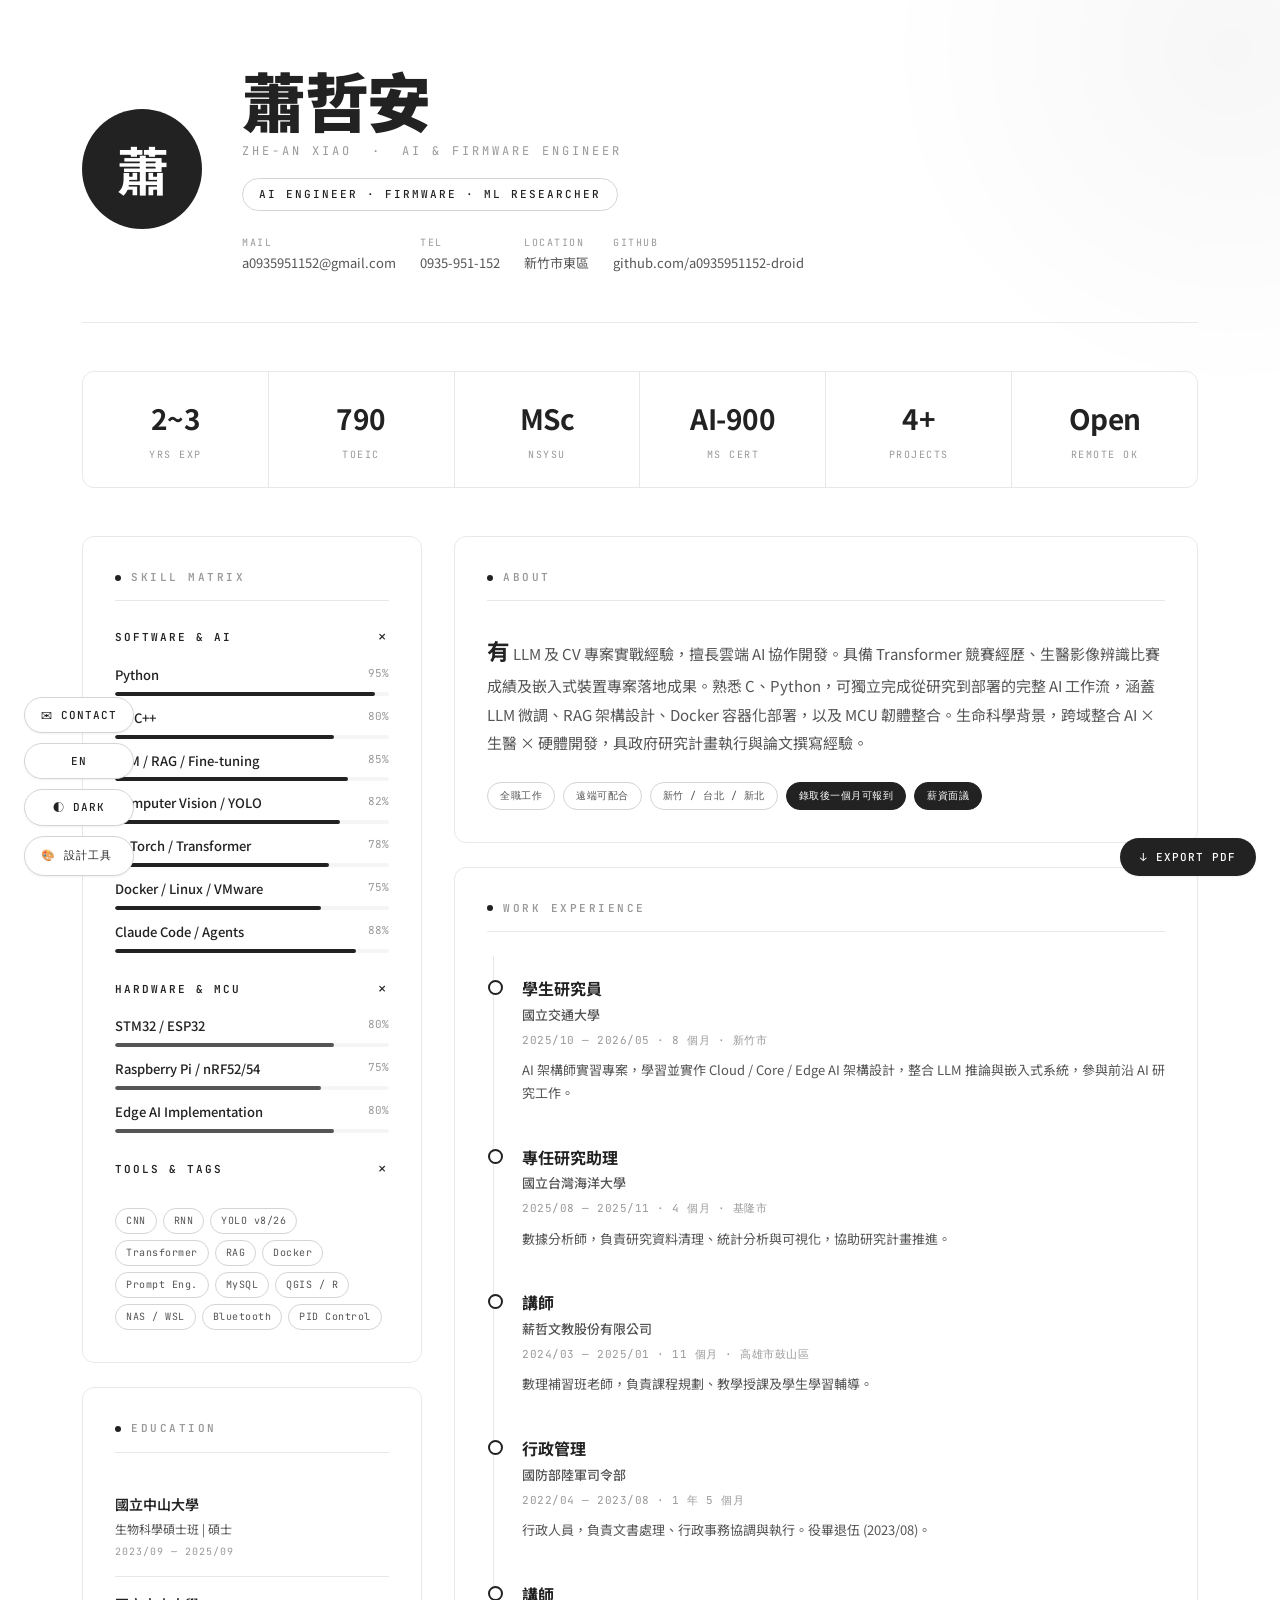
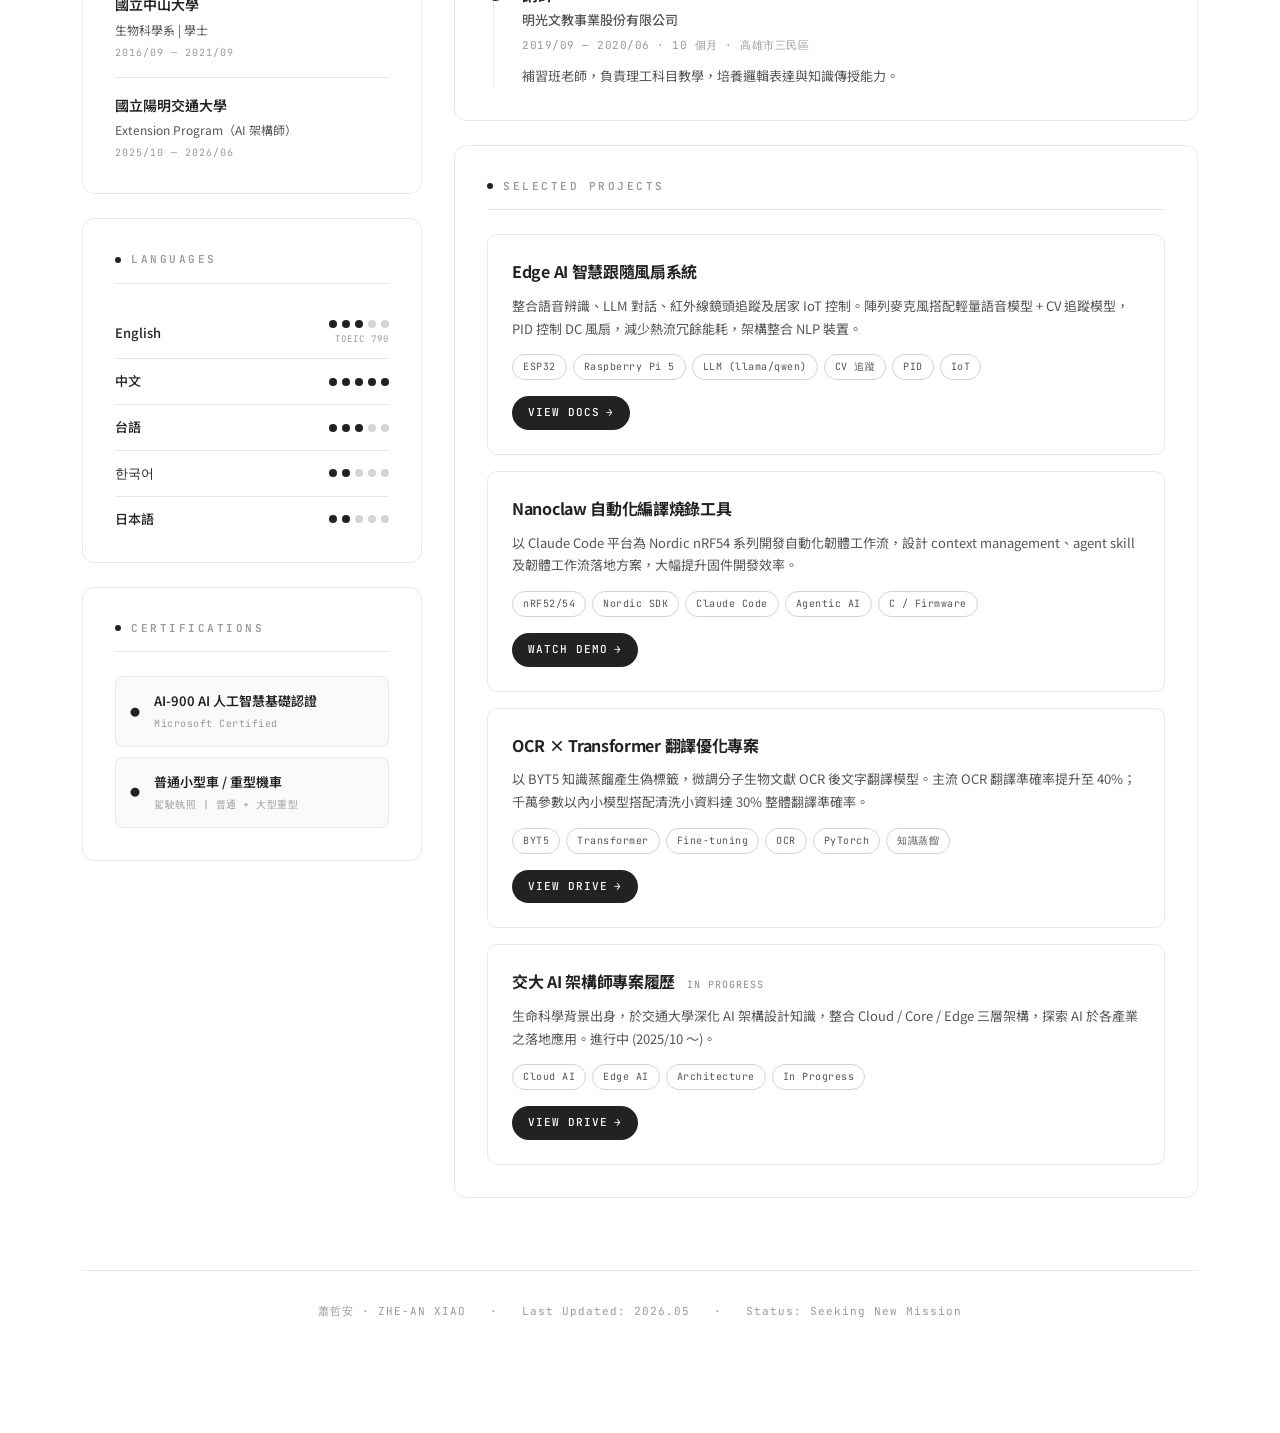
<file: index.html>
<!DOCTYPE html>
<html lang="zh-TW" id="html-root">
<head>
    <meta charset="UTF-8">
    <meta name="viewport" content="width=device-width, initial-scale=1.0">
    <title>蕭哲安 | AI & Firmware Engineer</title>

    <!-- SEO -->
    <meta name="description" id="meta-description" content="蕭哲安 (ZHE-AN XIAO) — AI & Firmware Engineer。LLM / CV / Edge AI 實戰經驗，跨域整合 AI × 生醫 × 硬體開發。新竹，遠端可配合。">
    <meta name="author" content="蕭哲安 (ZHE-AN XIAO)">
    <meta name="theme-color" content="#222222" media="(prefers-color-scheme: light)">
    <meta name="theme-color" content="#0e0e10" media="(prefers-color-scheme: dark)">
    <link rel="canonical" href="https://a0935951152-droid.github.io/0520_Claude_code_Lab/">

    <!-- Open Graph (Facebook / LinkedIn) -->
    <meta property="og:type" content="profile">
    <meta property="og:title" content="蕭哲安 | AI & Firmware Engineer">
    <meta property="og:description" content="LLM / CV / Edge AI 實戰，跨域整合 AI × 生醫 × 硬體。">
    <meta property="og:url" content="https://a0935951152-droid.github.io/0520_Claude_code_Lab/">
    <meta property="og:locale" id="og-locale" content="zh_TW">
    <meta property="og:locale:alternate" content="en_US">
    <meta property="profile:first_name" content="哲安">
    <meta property="profile:last_name" content="蕭">

    <!-- Twitter Card -->
    <meta name="twitter:card" content="summary">
    <meta name="twitter:title" content="蕭哲安 | AI & Firmware Engineer">
    <meta name="twitter:description" content="LLM / CV / Edge AI 實戰，跨域整合 AI × 生醫 × 硬體。">

    <!-- Favicon -->
    <link rel="icon" type="image/svg+xml" href="assets/favicon.svg">

    <!-- Fonts + Stylesheet -->
    <!-- preconnect 讓 fonts.gstatic.com 的 DNS/TLS 跟 fonts.googleapis.com CSS 平行跑，省 ~1.3s render-blocking -->
    <link rel="preconnect" href="https://fonts.googleapis.com">
    <link rel="preconnect" href="https://fonts.gstatic.com" crossorigin>
    <link href="https://fonts.googleapis.com/css2?family=Inter:wght@300;400;500;600;700;900&family=Noto+Sans+TC:wght@300;400;500;700;900&family=JetBrains+Mono:wght@400;500&display=swap" rel="stylesheet">
    <link rel="stylesheet" href="assets/styles.css">

    <!-- JSON-LD structured data (Google understands schema.org/Person) -->
    <script type="application/ld+json">
    {
        "@context": "https://schema.org",
        "@type": "Person",
        "name": "蕭哲安",
        "alternateName": "ZHE-AN XIAO",
        "jobTitle": "AI & Firmware Engineer",
        "url": "https://a0935951152-droid.github.io/0520_Claude_code_Lab/",
        "email": "mailto:a0935951152@gmail.com",
        "address": {
            "@type": "PostalAddress",
            "addressLocality": "Hsinchu City",
            "addressRegion": "East District",
            "addressCountry": "TW"
        },
        "sameAs": [
            "https://github.com/a0935951152-droid"
        ],
        "alumniOf": [
            { "@type": "CollegeOrUniversity", "name": "National Sun Yat-sen University" },
            { "@type": "CollegeOrUniversity", "name": "National Yang Ming Chiao Tung University" }
        ],
        "hasCredential": [
            {
                "@type": "EducationalOccupationalCredential",
                "name": "AI-900 Azure AI Fundamentals",
                "credentialCategory": "certification",
                "recognizedBy": { "@type": "Organization", "name": "Microsoft" }
            }
        ],
        "knowsAbout": [
            "Large Language Models", "Computer Vision", "Edge AI",
            "Embedded Systems", "Firmware Development",
            "Python", "C", "C++", "PyTorch", "Transformer", "RAG",
            "Docker", "MCU", "STM32", "ESP32", "Nordic nRF54"
        ],
        "knowsLanguage": ["zh-TW", "en", "ko", "ja"]
    }
    </script>
</head>
<body>
<div class="container">

    <!-- HEADER -->
    <header class="header">
        <div class="header-inner">
            <div class="avatar-circle">蕭</div>
            <div class="header-info">
                <div class="name-glitch" data-text="蕭哲安">蕭哲安</div>
                <div class="eng-name">ZHE-AN XIAO &nbsp;·&nbsp; AI &amp; FIRMWARE ENGINEER</div>
                <div class="title-tag">AI ENGINEER · FIRMWARE · ML RESEARCHER</div>
                <div class="contact-row">
                    <a class="contact-item" href="mailto:a0935951152@gmail.com">
                        <span class="lbl">Mail</span>a0935951152@gmail.com
                    </a>
                    <div class="contact-item"><span class="lbl">Tel</span>0935-951-152</div>
                    <div class="contact-item"><span class="lbl">Location</span><span data-i18n="contact_loc">新竹市東區</span></div>
                    <a class="contact-item" href="https://github.com/a0935951152-droid" target="_blank" rel="noopener">
                        <span class="lbl">GitHub</span>github.com/a0935951152-droid
                    </a>
                </div>
            </div>
        </div>
    </header>

    <!-- STATS BAR -->
    <div class="stats-bar">
        <div class="stat-block"><div class="stat-num">2~3</div><div class="stat-label">Yrs Exp</div></div>
        <div class="stat-block"><div class="stat-num">790</div><div class="stat-label">Toeic</div></div>
        <div class="stat-block"><div class="stat-num">MSc</div><div class="stat-label">NSYSU</div></div>
        <div class="stat-block"><div class="stat-num">AI-900</div><div class="stat-label">MS Cert</div></div>
        <div class="stat-block"><div class="stat-num">4+</div><div class="stat-label">Projects</div></div>
        <div class="stat-block"><div class="stat-num">Open</div><div class="stat-label">Remote OK</div></div>
    </div>

    <!-- MAIN GRID -->
    <div class="main-grid">

        <!-- ── LEFT COLUMN ── -->
        <div>

            <!-- SKILLS -->
            <div class="panel">
                <div class="panel-title">Skill Matrix</div>

                <div class="skill-group">
                    <div class="skill-group-title" data-i18n="sg_sw">Software &amp; AI</div>
                    <div class="skill-content">
                        <div class="skill-bar"><div class="skill-name"><span>Python</span><span>95%</span></div><div class="skill-track"><div class="skill-fill" style="--w:95%"></div></div></div>
                        <div class="skill-bar"><div class="skill-name"><span>C / C++</span><span>80%</span></div><div class="skill-track"><div class="skill-fill" style="--w:80%"></div></div></div>
                        <div class="skill-bar"><div class="skill-name"><span>LLM / RAG / Fine-tuning</span><span>85%</span></div><div class="skill-track"><div class="skill-fill" style="--w:85%"></div></div></div>
                        <div class="skill-bar"><div class="skill-name"><span>Computer Vision / YOLO</span><span>82%</span></div><div class="skill-track"><div class="skill-fill" style="--w:82%"></div></div></div>
                        <div class="skill-bar"><div class="skill-name"><span>PyTorch / Transformer</span><span>78%</span></div><div class="skill-track"><div class="skill-fill" style="--w:78%"></div></div></div>
                        <div class="skill-bar"><div class="skill-name"><span>Docker / Linux / VMware</span><span>75%</span></div><div class="skill-track"><div class="skill-fill" style="--w:75%"></div></div></div>
                        <div class="skill-bar"><div class="skill-name"><span>Claude Code / Agents</span><span>88%</span></div><div class="skill-track"><div class="skill-fill" style="--w:88%"></div></div></div>
                    </div>
                </div>

                <div class="skill-group">
                    <div class="skill-group-title" data-i18n="sg_hw">Hardware &amp; MCU</div>
                    <div class="skill-content">
                        <div class="skill-bar"><div class="skill-name"><span>STM32 / ESP32</span><span>80%</span></div><div class="skill-track"><div class="skill-fill hw" style="--w:80%"></div></div></div>
                        <div class="skill-bar"><div class="skill-name"><span>Raspberry Pi / nRF52/54</span><span>75%</span></div><div class="skill-track"><div class="skill-fill hw" style="--w:75%"></div></div></div>
                        <div class="skill-bar"><div class="skill-name"><span>Edge AI Implementation</span><span>80%</span></div><div class="skill-track"><div class="skill-fill hw" style="--w:80%"></div></div></div>
                    </div>
                </div>

                <div class="skill-group">
                    <div class="skill-group-title" data-i18n="sg_tools">Tools &amp; Tags</div>
                    <div class="skill-content">
                        <div class="skill-tags">
                            <span class="skill-tag">CNN</span>
                            <span class="skill-tag">RNN</span>
                            <span class="skill-tag">YOLO v8/26</span>
                            <span class="skill-tag">Transformer</span>
                            <span class="skill-tag">RAG</span>
                            <span class="skill-tag">Docker</span>
                            <span class="skill-tag">Prompt Eng.</span>
                            <span class="skill-tag">MySQL</span>
                            <span class="skill-tag">QGIS / R</span>
                            <span class="skill-tag">NAS / WSL</span>
                            <span class="skill-tag">Bluetooth</span>
                            <span class="skill-tag">PID Control</span>
                        </div>
                    </div>
                </div>
            </div>

            <!-- EDUCATION -->
            <div class="panel">
                <div class="panel-title">Education</div>
                <div class="edu-item">
                    <div class="edu-school" data-i18n="edu1_school">國立中山大學</div>
                    <div class="edu-dept" data-i18n="edu1_dept">生物科學碩士班 | 碩士</div>
                    <div class="edu-date" data-i18n="edu1_date">2023/09 — 2025/09</div>
                </div>
                <div class="edu-item">
                    <div class="edu-school" data-i18n="edu2_school">國立中山大學</div>
                    <div class="edu-dept" data-i18n="edu2_dept">生物科學系 | 學士</div>
                    <div class="edu-date" data-i18n="edu2_date">2016/09 — 2021/09</div>
                </div>
                <div class="edu-item">
                    <div class="edu-school" data-i18n="edu3_school">國立陽明交通大學</div>
                    <div class="edu-dept" data-i18n="edu3_dept">Extension Program（AI 架構師）</div>
                    <div class="edu-date" data-i18n="edu3_date">2025/10 — 2026/06</div>
                </div>
            </div>

            <!-- LANGUAGE -->
            <div class="panel">
                <div class="panel-title">Languages</div>
                <div class="lang-item">
                    <span class="lang-name">English</span>
                    <div class="lang-col">
                        <div class="lang-dots"><div class="dot on"></div><div class="dot on"></div><div class="dot on"></div><div class="dot"></div><div class="dot"></div></div>
                        <span class="lang-note">TOEIC 790</span>
                    </div>
                </div>
                <div class="lang-item"><span class="lang-name">中文</span><div class="lang-dots"><div class="dot on"></div><div class="dot on"></div><div class="dot on"></div><div class="dot on"></div><div class="dot on"></div></div></div>
                <div class="lang-item"><span class="lang-name">台語</span><div class="lang-dots"><div class="dot on"></div><div class="dot on"></div><div class="dot on"></div><div class="dot"></div><div class="dot"></div></div></div>
                <div class="lang-item"><span class="lang-name">한국어</span><div class="lang-dots"><div class="dot on"></div><div class="dot on"></div><div class="dot"></div><div class="dot"></div><div class="dot"></div></div></div>
                <div class="lang-item"><span class="lang-name">日本語</span><div class="lang-dots"><div class="dot on"></div><div class="dot on"></div><div class="dot"></div><div class="dot"></div><div class="dot"></div></div></div>
            </div>

            <!-- CERTIFICATIONS -->
            <div class="panel">
                <div class="panel-title">Certifications</div>
                <div class="cert-item">
                    <div class="cert-icon">●</div>
                    <div>
                        <div class="cert-name" data-i18n="cert1_name">AI-900 AI 人工智慧基礎認證</div>
                        <div class="cert-org" data-i18n="cert1_org">Microsoft Certified</div>
                    </div>
                </div>
                <div class="cert-item">
                    <div class="cert-icon">●</div>
                    <div>
                        <div class="cert-name" data-i18n="cert2_name">普通小型車 / 重型機車</div>
                        <div class="cert-org" data-i18n="cert2_org">駕駛執照 | 普通 + 大型重型</div>
                    </div>
                </div>
            </div>

        </div>

        <!-- ── RIGHT COLUMN ── -->
        <div>

            <!-- SYSTEM PROFILE -->
            <div class="panel">
                <div class="panel-title">About</div>
                <p class="summary-text" data-i18n="summary">有 LLM 及 CV 專案實戰經驗，擅長雲端 AI 協作開發。具備 Transformer 競賽經歷、生醫影像辨識比賽成績及嵌入式裝置專案落地成果。熟悉 C、Python，可獨立完成從研究到部署的完整 AI 工作流，涵蓋 LLM 微調、RAG 架構設計、Docker 容器化部署，以及 MCU 韌體整合。生命科學背景，跨域整合 AI × 生醫 × 硬體開發，具政府研究計畫執行與論文撰寫經驗。</p>
                <div class="badge-row">
                    <span class="badge" data-i18n="badge_fulltime">全職工作</span>
                    <span class="badge" data-i18n="badge_remote">遠端可配合</span>
                    <span class="badge" data-i18n="badge_loc">新竹 / 台北 / 新北</span>
                    <span class="badge y" data-i18n="badge_notice">錄取後一個月可報到</span>
                    <span class="badge y" data-i18n="badge_salary">薪資面議</span>
                </div>
            </div>

            <!-- WORK EXPERIENCE -->
            <div class="panel">
                <div class="panel-title">Work Experience</div>

                <div class="exp-item">
                    <div class="exp-title" data-i18n="exp1_title">學生研究員</div>
                    <div class="exp-company" data-i18n="exp1_company">國立交通大學</div>
                    <div class="exp-date" data-i18n="exp1_date">2025/10 — 2026/05  ·  8 個月  ·  新竹市</div>
                    <div class="exp-desc" data-i18n="exp1_desc">AI 架構師實習專案，學習並實作 Cloud / Core / Edge AI 架構設計，整合 LLM 推論與嵌入式系統，參與前沿 AI 研究工作。</div>
                </div>

                <div class="exp-item">
                    <div class="exp-title" data-i18n="exp2_title">專任研究助理</div>
                    <div class="exp-company" data-i18n="exp2_company">國立台灣海洋大學</div>
                    <div class="exp-date" data-i18n="exp2_date">2025/08 — 2025/11  ·  4 個月  ·  基隆市</div>
                    <div class="exp-desc" data-i18n="exp2_desc">數據分析師，負責研究資料清理、統計分析與可視化，協助研究計畫推進。</div>
                </div>

                <div class="exp-item">
                    <div class="exp-title" data-i18n="exp3_title">講師</div>
                    <div class="exp-company" data-i18n="exp3_company">薪哲文教股份有限公司</div>
                    <div class="exp-date" data-i18n="exp3_date">2024/03 — 2025/01  ·  11 個月  ·  高雄市鼓山區</div>
                    <div class="exp-desc" data-i18n="exp3_desc">數理補習班老師，負責課程規劃、教學授課及學生學習輔導。</div>
                </div>

                <div class="exp-item">
                    <div class="exp-title" data-i18n="exp4_title">行政管理</div>
                    <div class="exp-company" data-i18n="exp4_company">國防部陸軍司令部</div>
                    <div class="exp-date" data-i18n="exp4_date">2022/04 — 2023/08  ·  1 年 5 個月</div>
                    <div class="exp-desc" data-i18n="exp4_desc">行政人員，負責文書處理、行政事務協調與執行。役畢退伍 (2023/08)。</div>
                </div>

                <div class="exp-item">
                    <div class="exp-title" data-i18n="exp5_title">講師</div>
                    <div class="exp-company" data-i18n="exp5_company">明光文教事業股份有限公司</div>
                    <div class="exp-date" data-i18n="exp5_date">2019/09 — 2020/06  ·  10 個月  ·  高雄市三民區</div>
                    <div class="exp-desc" data-i18n="exp5_desc">補習班老師，負責理工科目教學，培養邏輯表達與知識傳授能力。</div>
                </div>
            </div>

            <!-- PROJECTS -->
            <div class="panel">
                <div class="panel-title">Selected Projects</div>

                <div class="project-item">
                    <div class="project-name" data-i18n="proj1_name">Edge AI 智慧跟隨風扇系統</div>
                    <div class="project-desc" data-i18n="proj1_desc">整合語音辨識、LLM 對話、紅外線鏡頭追蹤及居家 IoT 控制。陣列麥克風搭配輕量語音模型 + CV 追蹤模型，PID 控制 DC 風扇，減少熱流冗餘能耗，架構整合 NLP 裝置。</div>
                    <div class="skill-tags" style="margin-top:14px">
                        <span class="skill-tag">ESP32</span><span class="skill-tag">Raspberry Pi 5</span><span class="skill-tag">LLM (llama/qwen)</span><span class="skill-tag">CV 追蹤</span><span class="skill-tag">PID</span><span class="skill-tag">IoT</span>
                    </div>
                    <a class="proj-btn" href="https://docs.google.com/document/d/1JvKEiwZu58XSDgcmFgQtnCNYhsKCS4BXV0aUHWvVqfQ/edit?usp=sharing" target="_blank" rel="noopener">View Docs</a>
                </div>

                <div class="project-item">
                    <div class="project-name" data-i18n="proj2_name">Nanoclaw 自動化編譯燒錄工具</div>
                    <div class="project-desc" data-i18n="proj2_desc">以 Claude Code 平台為 Nordic nRF54 系列開發自動化韌體工作流，設計 context management、agent skill 及韌體工作流落地方案，大幅提升固件開發效率。</div>
                    <div class="skill-tags" style="margin-top:14px">
                        <span class="skill-tag">nRF52/54</span><span class="skill-tag">Nordic SDK</span><span class="skill-tag">Claude Code</span><span class="skill-tag">Agentic AI</span><span class="skill-tag">C / Firmware</span>
                    </div>
                    <a class="proj-btn" href="https://www.youtube.com/watch?si=GWQhakzTJZB3ECQC&v=q3xqWqy11ho&feature=youtu.be" target="_blank" rel="noopener">Watch Demo</a>
                </div>

                <div class="project-item">
                    <div class="project-name" data-i18n="proj3_name">OCR × Transformer 翻譯優化專案</div>
                    <div class="project-desc" data-i18n="proj3_desc">以 BYT5 知識蒸餾產生偽標籤，微調分子生物文獻 OCR 後文字翻譯模型。主流 OCR 翻譯準確率提升至 40%；千萬參數以內小模型搭配清洗小資料達 30% 整體翻譯準確率。</div>
                    <div class="skill-tags" style="margin-top:14px">
                        <span class="skill-tag">BYT5</span><span class="skill-tag">Transformer</span><span class="skill-tag">Fine-tuning</span><span class="skill-tag">OCR</span><span class="skill-tag">PyTorch</span><span class="skill-tag">知識蒸餾</span>
                    </div>
                    <a class="proj-btn" href="https://drive.google.com/drive/folders/17lfCUG3l4pKyeh4Tiow0iKpoI6pt31J9?usp=drive_link" target="_blank" rel="noopener">View Drive</a>
                </div>

                <div class="project-item">
                    <div class="project-name" data-i18n="proj4_name">交大 AI 架構師專案履歷 <span style="font-family:var(--mono);font-size:10px;color:var(--text-muted);font-weight:500;letter-spacing:1px;margin-left:8px">IN PROGRESS</span></div>
                    <div class="project-desc" data-i18n="proj4_desc">生命科學背景出身，於交通大學深化 AI 架構設計知識，整合 Cloud / Core / Edge 三層架構，探索 AI 於各產業之落地應用。進行中 (2025/10 ～)。</div>
                    <div class="skill-tags" style="margin-top:14px">
                        <span class="skill-tag">Cloud AI</span><span class="skill-tag">Edge AI</span><span class="skill-tag">Architecture</span><span class="skill-tag">In Progress</span>
                    </div>
                    <a class="proj-btn" href="https://drive.google.com/file/d/19aE9BpgaeGVXs9VHT1B1IDvQBwjYg0N0/view" target="_blank" rel="noopener">View Drive</a>
                </div>

            </div>

        </div>
    </div>

    <!-- FOOTER -->
    <div class="footer">
        <span data-i18n="footer_name">蕭哲安 · ZHE-AN XIAO</span>
        <span>·</span>
        <span>Last Updated: 2026.05</span>
        <span>·</span>
        <span data-i18n="footer_status">Status: Seeking New Mission</span>
    </div>

</div>

<!-- CONTROL BUTTONS (bottom-left) -->
<div class="ctrl-btns">
    <button class="ctrl-btn" id="contact-btn" onclick="openContact()">✉ Contact</button>
    <button class="ctrl-btn" id="lang-btn">EN</button>
    <button class="ctrl-btn" id="mode-btn">◐ Dark</button>
    <a class="ctrl-btn" href="tools/studio.html" target="_blank" rel="noopener" style="text-decoration:none; color:inherit;" title="Open Design Studio">🎨 <span data-i18n="studio_btn">Studio</span></a>
</div>

<!-- EXPORT PDF BUTTON -->
<button class="export-btn" onclick="window.print()">↓ Export PDF</button>

<!-- CONTACT MODAL -->
<div class="modal-overlay" id="contact-modal" onclick="handleOverlayClick(event)">
    <div class="modal-box">
        <button class="modal-close" onclick="closeContact()">×</button>
        <div class="modal-title">Send a Message</div>
        <div class="modal-subtitle">無聲勝有聲 — Let your message speak</div>
        <form onsubmit="submitContact(event)">
            <!-- honeypot: 隱藏欄位防 spam bot；真人看不到也選不到 -->
            <input type="text" name="website" id="cf-website" tabindex="-1" autocomplete="off" aria-hidden="true" style="position:absolute; left:-9999px; opacity:0; height:0; width:0; pointer-events:none;">
            <div class="cf-group">
                <label class="cf-label" for="cf-name">Name</label>
                <input class="cf-input" id="cf-name" type="text" required placeholder="你的名字 / Your name" maxlength="100">
            </div>
            <div class="cf-group">
                <label class="cf-label" for="cf-email">Email</label>
                <input class="cf-input" id="cf-email" type="email" required placeholder="your@email.com" maxlength="200">
            </div>
            <div class="cf-group">
                <label class="cf-label" for="cf-msg">Message</label>
                <textarea class="cf-input" id="cf-msg" required placeholder="留言 / Message..." minlength="5" maxlength="5000"></textarea>
            </div>
            <button type="submit" class="cf-submit">Send Message</button>
            <div class="cf-status" id="cf-status"></div>
        </form>
    </div>
</div>

<script src="assets/config.js"></script>
<script src="assets/scripts.js"></script>
</body>
</html>
</file>
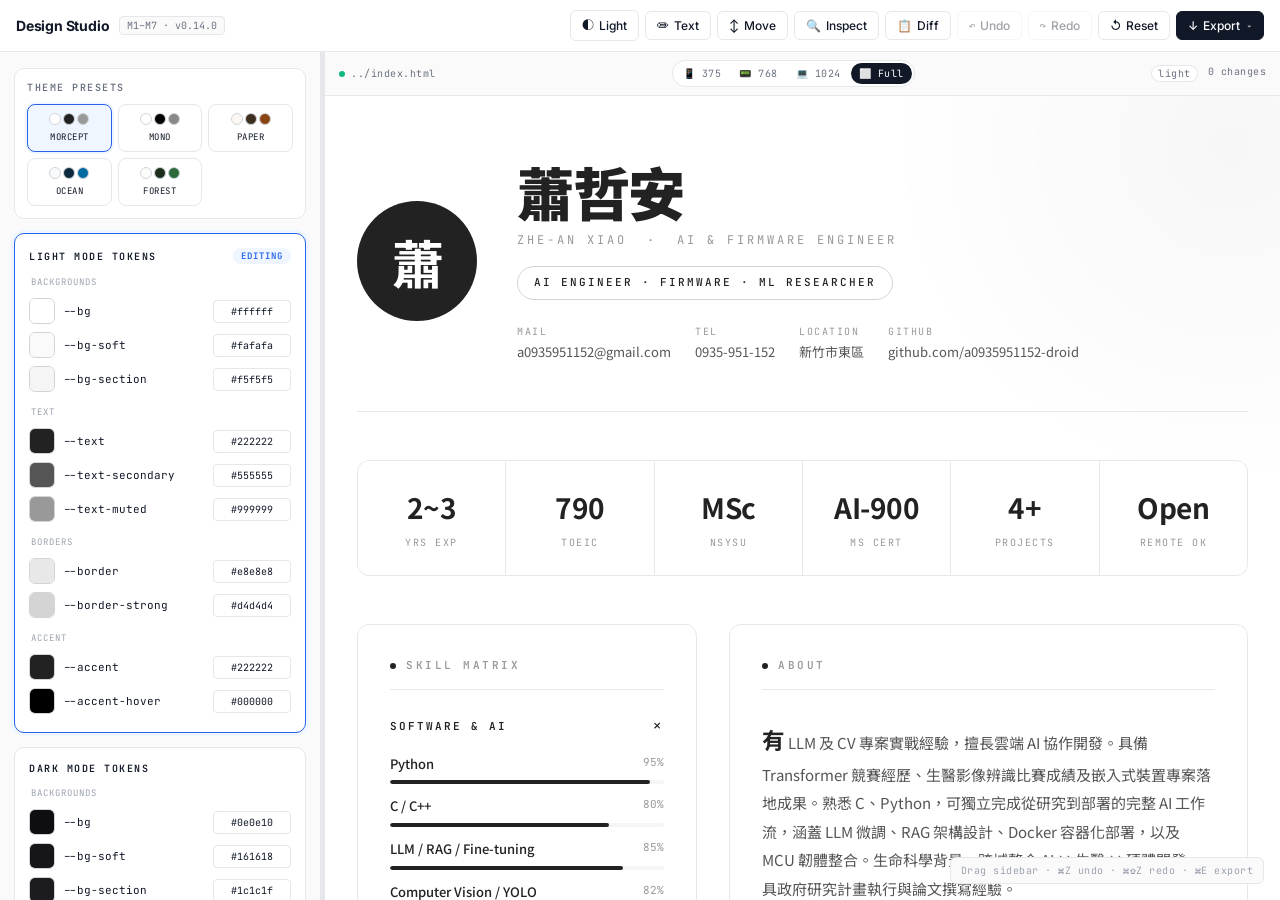
<file: tools/studio.html>
<!DOCTYPE html>
<html lang="zh-TW">
<head>
    <meta charset="UTF-8">
    <meta name="viewport" content="width=device-width, initial-scale=1.0">
    <title>Design Studio · 0520 Resume</title>
    <link href="https://fonts.googleapis.com/css2?family=Inter:wght@400;500;600;700&family=JetBrains+Mono:wght@400;500&display=swap" rel="stylesheet">
    <link rel="stylesheet" href="studio.css">
</head>
<body>

<header>
    <div class="brand">
        <div class="brand-name">Design Studio</div>
        <div class="brand-tag">M1–M7 · v0.14.0</div>
    </div>
    <div class="actions">
        <button class="btn" id="mode-toggle"><span>◐</span><span class="lbl">Light</span></button>
        <button class="btn toggle" id="text-edit-toggle"><span>✏</span><span class="lbl">Text</span></button>
        <button class="btn toggle" id="move-toggle"><span>↕</span><span class="lbl">Move</span></button>
        <button class="btn toggle" id="inspect-toggle" title="點選元件編輯個別 style (M3)"><span>🔍</span><span class="lbl">Inspect</span></button>
        <button class="btn" id="diff-btn" title="檢視 patch diff (M6)"><span>📋</span><span class="lbl">Diff</span></button>
        <button class="btn" id="undo-btn" disabled title="Undo (⌘Z)"><span>↶</span><span class="lbl">Undo</span></button>
        <button class="btn" id="redo-btn" disabled title="Redo (⌘⇧Z)"><span>↷</span><span class="lbl">Redo</span></button>
        <button class="btn" id="reset-btn"><span>↺</span><span class="lbl">Reset</span></button>
        <div class="dropdown">
            <button class="btn primary" id="export-btn"><span>↓</span><span class="lbl">Export</span><span class="caret">▾</span></button>
            <div class="dropdown-menu" id="export-menu">
                <button data-export="patch">
                    <div class="dd-title">Patch JSON</div>
                    <div class="dd-desc">給 Claude Code 合併用（推薦）</div>
                </button>
                <button data-export="css">
                    <div class="dd-title">tokens.css</div>
                    <div class="dd-desc">純 CSS 變數區塊</div>
                </button>
                <button data-export="html">
                    <div class="dd-title">Full HTML (self-contained)</div>
                    <div class="dd-desc">完整單檔（CSS/JS inline，可離線開）</div>
                </button>
            </div>
        </div>
    </div>
</header>

<main>
    <aside>
        <!-- THEME PRESETS -->
        <div class="presets-section">
            <div class="section-title">Theme Presets</div>
            <div class="preset-grid" id="preset-grid"></div>
        </div>

        <!-- MODE INFO HINTS -->
        <div class="mode-info" id="info-text">
            <strong>✏ Text Edit Mode</strong><br>
            點擊履歷上任何文字直接編輯。完成後點別處離開（自動儲存）。<br>
            <kbd>Esc</kbd> 退出　·　<kbd>⌘Z</kbd> 還原
        </div>
        <div class="mode-info" id="info-move">
            <strong>↕ Move Mode</strong><br>
            拖曳項目重新排序，懸停時右上 <strong>✕</strong> 刪除。<br>
            <strong>面板</strong>可整塊拖曳（左右欄互換、上下重排）— 拖標題即可。<br>
            <kbd>Esc</kbd> 退出　·　<kbd>⌘Z</kbd> 還原
        </div>
        <div class="mode-info" id="info-inspect">
            <strong>🔍 Element Inspector</strong><br>
            點 iframe 內任何元素 → 右側面板編輯個別 style（color / padding / border-radius 等）。<br>
            <kbd>Esc</kbd> 退出
        </div>

        <!-- LIGHT TOKENS -->
        <div class="mode-section" id="section-light">
            <div class="mode-title">
                <span>Light Mode Tokens</span>
                <span class="pill" id="light-pill">EDITING</span>
            </div>
            <div id="light-tokens"></div>
        </div>

        <!-- DARK TOKENS -->
        <div class="mode-section" id="section-dark">
            <div class="mode-title">
                <span>Dark Mode Tokens</span>
                <span class="pill" id="dark-pill" style="display:none">EDITING</span>
            </div>
            <div id="dark-tokens"></div>
        </div>

        <!-- M2 GEOMETRY & TYPE -->
        <div class="mode-section">
            <div class="mode-title"><span>Geometry &amp; Type</span></div>
            <div id="geometry-section"></div>
        </div>

        <!-- M3 INSPECTOR -->
        <div class="mode-section inspector-section" id="inspector-section">
            <div class="mode-title"><span>Element Inspector</span></div>
            <div id="inspector-content"></div>
        </div>
    </aside>

    <div class="resize-handle" id="resize-handle" title="拖曳調整側欄寬度"></div>

    <div class="preview-area">
        <div class="preview-bar">
            <div class="path">
                <div class="dot"></div>
                <span>../index.html</span>
            </div>
            <div class="viewport-selector" id="viewport-selector">
                <button data-vw="375" title="Mobile · 375px">📱 375</button>
                <button data-vw="768" title="Tablet · 768px">📟 768</button>
                <button data-vw="1024" title="Laptop · 1024px">💻 1024</button>
                <button data-vw="auto" class="active" title="Full Width">⬜ Full</button>
            </div>
            <div class="meta">
                <span class="mode-badge" id="meta-mode">light</span>
                <span class="changes-badge" id="meta-changes">0 changes</span>
            </div>
        </div>
        <div class="preview-frame-wrap" id="preview-wrap">
            <iframe id="preview" src="../index.html"></iframe>
        </div>
    </div>
</main>

<div class="toast" id="toast"></div>
<div class="help-tip">Drag sidebar · ⌘Z undo · ⌘⇧Z redo · ⌘E export</div>

<script src="studio.js"></script>
<script src="studio-modes.js"></script>
<script src="studio-inspector.js"></script>
<script src="studio-diff.js"></script>
<script src="studio-export.js"></script>
</body>
</html>
</file>
<file: assets/styles.css>
:root {
            --bg: #ffffff;
            --bg-soft: #fafafa;
            --bg-section: #f5f5f5;
            --radius-card: 12px;
            --text: #222222;
            --text-secondary: #555555;
            --text-muted: #999999;
            --border: #e8e8e8;
            --border-strong: #d4d4d4;
            --accent: #222222;
            --accent-hover: #000000;
            --shadow-soft: 0 1px 3px rgba(0,0,0,0.04), 0 1px 2px rgba(0,0,0,0.03);
            --shadow-hover: 0 8px 24px rgba(0,0,0,0.08), 0 4px 8px rgba(0,0,0,0.04);
            --serif: 'Noto Sans TC', 'Inter', -apple-system, BlinkMacSystemFont, sans-serif;
            --mono: 'JetBrains Mono', ui-monospace, SFMono-Regular, monospace;
        }

        body.dark-mode {
            --bg: #0e0e10;
            --bg-soft: #161618;
            --bg-section: #1c1c1f;
            --radius-card: 12px;
            --text: #f0f0f0;
            --text-secondary: #b0b0b0;
            --text-muted: #707070;
            --border: #2a2a2e;
            --border-strong: #3a3a3f;
            --accent: #f0f0f0;
            --accent-hover: #ffffff;
            --shadow-soft: 0 1px 3px rgba(0,0,0,0.3);
            --shadow-hover: 0 8px 24px rgba(0,0,0,0.4);
        }

        * { margin: 0; padding: 0; box-sizing: border-box; }

        html { scroll-behavior: smooth; }

        body {
            background-color: var(--bg);
            color: var(--text);
            font-family: var(--serif);
            font-weight: 400;
            min-height: 100vh;
            line-height: 1.6;
            -webkit-font-smoothing: antialiased;
            -moz-osx-font-smoothing: grayscale;
            transition: background-color 0.3s ease, color 0.3s ease;
        }

        body::before {
            content: '';
            position: fixed;
            top: -300px;
            right: -300px;
            width: 700px;
            height: 700px;
            border-radius: 50%;
            background: radial-gradient(circle, rgba(0,0,0,0.03) 0%, transparent 70%);
            pointer-events: none;
            z-index: 0;
        }

        body.dark-mode::before {
            background: radial-gradient(circle, rgba(255,255,255,0.04) 0%, transparent 70%);
        }

        .container {
            max-width: 1180px;
            margin: 0 auto;
            padding: 64px 32px 80px;
            position: relative;
            z-index: 1;
        }

        /* ── HEADER ── */
        .header {
            padding-bottom: 48px;
            margin-bottom: 48px;
            border-bottom: 1px solid var(--border);
            position: relative;
        }

        .header-inner {
            display: flex;
            align-items: center;
            gap: 40px;
            flex-wrap: wrap;
        }

        .avatar-circle {
            width: 120px;
            height: 120px;
            flex-shrink: 0;
            border-radius: 50%;
            background: var(--text);
            color: var(--bg);
            display: flex;
            align-items: center;
            justify-content: center;
            font-family: var(--serif);
            font-size: 52px;
            font-weight: 700;
            letter-spacing: -2px;
            transition: transform 0.4s ease, box-shadow 0.4s ease;
        }

        .avatar-circle:hover {
            transform: scale(1.04);
            box-shadow: var(--shadow-hover);
        }

        .header-info { flex: 1; min-width: 260px; }

        .name-glitch {
            font-family: var(--serif);
            font-size: clamp(40px, 6vw, 64px);
            font-weight: 900;
            color: var(--text);
            letter-spacing: -1.5px;
            line-height: 1.1;
            margin-bottom: 8px;
        }

        .eng-name {
            font-family: var(--mono);
            color: var(--text-muted);
            font-size: 12px;
            letter-spacing: 3px;
            text-transform: uppercase;
            margin-bottom: 16px;
        }

        .title-tag {
            display: inline-block;
            font-family: var(--mono);
            color: var(--text);
            font-size: 11px;
            letter-spacing: 2px;
            border: 1px solid var(--border-strong);
            padding: 7px 16px;
            border-radius: 100px;
            text-transform: uppercase;
            font-weight: 500;
        }

        .contact-row {
            display: flex;
            flex-wrap: wrap;
            gap: 24px;
            margin-top: 24px;
        }

        .contact-item {
            font-family: var(--serif);
            font-size: 13px;
            color: var(--text-secondary);
            display: flex;
            flex-direction: column;
            gap: 2px;
            transition: color 0.2s;
            text-decoration: none;
        }

        .contact-item:hover { color: var(--text); }

        .contact-item .lbl {
            font-family: var(--mono);
            color: var(--text-muted);
            font-size: 10px;
            letter-spacing: 1.5px;
            text-transform: uppercase;
        }

        /* ── STATS BAR ── */
        .stats-bar {
            display: grid;
            grid-template-columns: repeat(6, 1fr);
            gap: 1px;
            background: var(--border);
            border: 1px solid var(--border);
            border-radius: var(--radius-card);
            overflow: hidden;
            margin-bottom: 48px;
        }

        .stat-block {
            background: var(--bg);
            padding: 24px 16px;
            text-align: center;
            transition: background 0.2s;
            cursor: default;
        }

        .stat-block:hover { background: var(--bg-soft); }

        .stat-num {
            font-family: var(--serif);
            font-size: 28px;
            font-weight: 700;
            color: var(--text);
            letter-spacing: -0.5px;
        }

        .stat-label {
            font-family: var(--mono);
            font-size: 10px;
            color: var(--text-muted);
            margin-top: 6px;
            letter-spacing: 1.5px;
            text-transform: uppercase;
        }

        /* ── MAIN GRID ── */
        .main-grid {
            display: grid;
            grid-template-columns: 340px 1fr;
            gap: 32px;
        }

        @media (max-width: 860px) {
            .main-grid { grid-template-columns: 1fr; gap: 24px; }
        }

        /* ── PANEL ── */
        .panel {
            background: var(--bg);
            border: 1px solid var(--border);
            border-radius: var(--radius-card);
            padding: 32px;
            margin-bottom: 24px;
            transition: box-shadow 0.3s ease, border-color 0.3s ease;
        }

        .panel:hover {
            box-shadow: var(--shadow-soft);
        }

        .panel-title {
            font-family: var(--mono);
            font-size: 11px;
            font-weight: 600;
            letter-spacing: 2.5px;
            color: var(--text-muted);
            text-transform: uppercase;
            margin-bottom: 24px;
            padding-bottom: 14px;
            border-bottom: 1px solid var(--border);
            display: flex;
            align-items: center;
            gap: 10px;
        }

        .panel-title::before {
            content: '';
            width: 6px;
            height: 6px;
            border-radius: 50%;
            background: var(--text);
            flex-shrink: 0;
        }

        /* ── SKILLS ── */
        .skill-group { margin-bottom: 24px; }
        .skill-group:last-child { margin-bottom: 0; }

        .skill-group-title {
            font-family: var(--mono);
            font-size: 11px;
            color: var(--text);
            font-weight: 600;
            letter-spacing: 2px;
            text-transform: uppercase;
            margin-bottom: 14px;
            cursor: pointer;
            user-select: none;
            display: flex;
            align-items: center;
            justify-content: space-between;
            transition: color 0.2s;
        }

        .skill-group-title:hover { color: var(--text-muted); }

        .skill-group-title::after {
            content: '+';
            font-size: 16px;
            font-weight: 300;
            opacity: 0.6;
            transition: transform 0.3s, opacity 0.3s;
            flex-shrink: 0;
        }

        .skill-group:not(.collapsed) .skill-group-title::after {
            transform: rotate(45deg);
            opacity: 1;
        }

        .skill-content {
            overflow: hidden;
            max-height: 800px;
            transition: max-height 0.4s cubic-bezier(0.4,0,0.2,1), opacity 0.3s;
        }

        .skill-group.collapsed .skill-content {
            max-height: 0;
            opacity: 0;
        }

        .skill-bar { margin-bottom: 12px; }
        .skill-bar:last-child { margin-bottom: 0; }

        .skill-name {
            font-family: var(--serif);
            font-size: 13px;
            color: var(--text);
            display: flex;
            justify-content: space-between;
            margin-bottom: 6px;
            font-weight: 500;
        }

        .skill-name span:last-child {
            font-family: var(--mono);
            font-size: 11px;
            color: var(--text-muted);
            font-weight: 400;
        }

        .skill-track {
            height: 4px;
            background: var(--bg-section);
            border-radius: 100px;
            overflow: hidden;
        }

        .skill-fill {
            height: 100%;
            background: var(--text);
            border-radius: 100px;
            animation: fillBar 1.8s cubic-bezier(.4,0,.2,1) forwards;
            width: 0;
        }

        .skill-fill.hw { background: var(--text-secondary); }

        @keyframes fillBar { to { width: var(--w); } }

        .skill-tags { display: flex; flex-wrap: wrap; gap: 6px; margin-top: 12px; }

        .skill-tag {
            font-family: var(--mono);
            font-size: 10px;
            color: var(--text-secondary);
            border: 1px solid var(--border-strong);
            padding: 4px 10px;
            border-radius: 100px;
            background: var(--bg);
            transition: all 0.2s;
            letter-spacing: 0.5px;
        }
        .skill-tag:hover {
            background: var(--text);
            color: var(--bg);
            border-color: var(--text);
        }

        /* ── EDUCATION ── */
        .edu-item { padding: 16px 0; border-bottom: 1px solid var(--border); }
        .edu-item:last-child { border-bottom: none; padding-bottom: 0; }
        .edu-item:first-child { padding-top: 0; }
        .edu-school { font-family: var(--serif); font-size: 14px; color: var(--text); font-weight: 600; }
        .edu-dept { font-size: 12px; color: var(--text-secondary); margin-top: 4px; }
        .edu-date { font-family: var(--mono); font-size: 10px; color: var(--text-muted); margin-top: 6px; letter-spacing: 1px; }

        /* ── LANGUAGE ── */
        .lang-item { display: flex; justify-content: space-between; align-items: center; padding: 12px 0; border-bottom: 1px solid var(--border); }
        .lang-item:last-child { border-bottom: none; padding-bottom: 0; }
        .lang-item:first-child { padding-top: 0; }
        .lang-name { font-family: var(--serif); font-size: 13px; color: var(--text); font-weight: 500; }
        .lang-col { display: flex; flex-direction: column; align-items: flex-end; gap: 4px; }
        .lang-dots { display: flex; gap: 5px; }
        .dot { width: 8px; height: 8px; border-radius: 50%; background: var(--border-strong); }
        .dot.on { background: var(--text); }
        .lang-note { font-family: var(--mono); font-size: 9px; color: var(--text-muted); letter-spacing: 1px; }

        /* ── CERT ── */
        .cert-item { display: flex; align-items: center; gap: 14px; padding: 14px; border: 1px solid var(--border); border-radius: 8px; background: var(--bg-soft); margin-bottom: 10px; transition: all 0.25s; }
        .cert-item:last-child { margin-bottom: 0; }
        .cert-item:hover { border-color: var(--border-strong); background: var(--bg); transform: translateY(-1px); box-shadow: var(--shadow-soft); }
        .cert-icon { font-size: 10px; flex-shrink: 0; color: var(--text); }
        .cert-name { font-family: var(--serif); font-size: 13px; color: var(--text); font-weight: 600; }
        .cert-org { font-family: var(--mono); font-size: 10px; color: var(--text-muted); margin-top: 4px; letter-spacing: 0.5px; }

        /* ── EXPERIENCE ── */
        .exp-item { padding: 20px 0 20px 28px; border-left: 1px solid var(--border); margin-left: 6px; position: relative; transition: border-color 0.3s; }
        .exp-item:first-child { padding-top: 0; }
        .exp-item:last-child { padding-bottom: 0; }
        .exp-item:hover { border-color: var(--text); }
        .exp-item::before {
            content: '';
            position: absolute;
            left: -6px;
            top: 24px;
            width: 11px;
            height: 11px;
            border-radius: 50%;
            background: var(--bg);
            border: 2px solid var(--text);
            transition: transform 0.3s;
        }
        .exp-item:first-child::before { top: 4px; }
        .exp-item:hover::before { transform: scale(1.2); }
        .exp-title { font-family: var(--serif); font-size: 16px; color: var(--text); font-weight: 700; }
        .exp-company { font-size: 13px; color: var(--text-secondary); margin-top: 3px; font-weight: 500; }
        .exp-date { font-family: var(--mono); font-size: 11px; color: var(--text-muted); margin-top: 6px; margin-bottom: 10px; letter-spacing: 0.5px; }
        .exp-desc { font-size: 13px; color: var(--text-secondary); line-height: 1.75; }

        /* ── SUMMARY ── */
        .summary-text {
            font-size: 15px;
            color: var(--text-secondary);
            line-height: 1.9;
            padding: 4px 0;
        }
        .summary-text::first-letter {
            font-size: 1.5em;
            font-weight: 700;
            color: var(--text);
        }
        .badge-row { display: flex; flex-wrap: wrap; gap: 8px; margin-top: 20px; }
        .badge { font-family: var(--mono); font-size: 10px; padding: 5px 12px; border: 1px solid var(--border-strong); border-radius: 100px; color: var(--text-secondary); letter-spacing: 0.5px; background: var(--bg); }
        .badge.y { background: var(--text); color: var(--bg); border-color: var(--text); }

        /* ── PROJECTS ── */
        .project-item {
            border: 1px solid var(--border);
            border-radius: calc(var(--radius-card) - 2px);
            padding: 24px;
            margin-bottom: 16px;
            background: var(--bg);
            position: relative;
            transition: all 0.3s ease;
        }
        .project-item:last-child { margin-bottom: 0; }
        .project-item:hover {
            border-color: var(--border-strong);
            box-shadow: var(--shadow-hover);
            transform: translateY(-2px);
        }
        .project-name { font-family: var(--serif); font-size: 16px; color: var(--text); font-weight: 700; letter-spacing: -0.3px; }
        .project-desc { font-size: 13px; color: var(--text-secondary); margin-top: 10px; line-height: 1.75; }

        .proj-btn {
            display: inline-flex;
            align-items: center;
            gap: 6px;
            margin-top: 16px;
            font-family: var(--mono);
            font-size: 11px;
            color: var(--bg);
            background: var(--text);
            padding: 8px 16px;
            text-decoration: none;
            border-radius: 100px;
            letter-spacing: 1px;
            transition: all 0.2s;
            font-weight: 500;
            text-transform: uppercase;
        }
        .proj-btn:hover {
            background: var(--accent-hover);
        }
        .proj-btn::after { content: '→'; transition: transform 0.2s; }
        .proj-btn:hover::after { transform: translateX(3px); }

        /* ── FOOTER ── */
        .footer {
            text-align: center;
            padding: 32px 0;
            font-family: var(--mono);
            font-size: 11px;
            color: var(--text-muted);
            letter-spacing: 1px;
            border-top: 1px solid var(--border);
            margin-top: 48px;
        }
        .footer span { margin: 0 8px; }

        /* ── EXPORT BUTTON ── */
        .export-btn {
            position: fixed;
            bottom: 24px;
            right: 24px;
            font-family: var(--mono);
            font-size: 11px;
            color: var(--bg);
            background: var(--text);
            border: none;
            padding: 12px 20px;
            cursor: pointer;
            border-radius: 100px;
            letter-spacing: 1px;
            text-transform: uppercase;
            font-weight: 500;
            z-index: 1000;
            transition: all 0.2s;
            box-shadow: var(--shadow-soft);
        }
        .export-btn:hover {
            background: var(--accent-hover);
            box-shadow: var(--shadow-hover);
            transform: translateY(-1px);
        }

        /* ── CONTROL BUTTONS ── */
        .ctrl-btns {
            position: fixed;
            bottom: 24px;
            left: 24px;
            display: flex;
            flex-direction: column;
            gap: 10px;
            z-index: 1000;
        }
        .ctrl-btn {
            font-family: var(--mono);
            font-size: 11px;
            padding: 10px 16px;
            cursor: pointer;
            letter-spacing: 1px;
            text-transform: uppercase;
            border-radius: 100px;
            border: 1px solid var(--border-strong);
            background: var(--bg);
            color: var(--text);
            transition: all 0.2s;
            font-weight: 500;
            box-shadow: var(--shadow-soft);
        }
        .ctrl-btn:hover {
            background: var(--text);
            color: var(--bg);
            border-color: var(--text);
            transform: translateY(-1px);
            box-shadow: var(--shadow-hover);
        }

        /* ── CONTACT MODAL ── */
        .modal-overlay {
            display: none;
            position: fixed;
            inset: 0;
            background: rgba(0,0,0,0.45);
            z-index: 2000;
            backdrop-filter: blur(8px);
            -webkit-backdrop-filter: blur(8px);
            align-items: center;
            justify-content: center;
            animation: fadeIn 0.25s ease;
        }
        .modal-overlay.open { display: flex; }
        @keyframes fadeIn { from { opacity: 0; } to { opacity: 1; } }

        .modal-box {
            background: var(--bg);
            border: 1px solid var(--border);
            border-radius: calc(var(--radius-card) + 4px);
            padding: 36px;
            width: min(480px, 90vw);
            position: relative;
            box-shadow: 0 24px 64px rgba(0,0,0,0.18);
            animation: slideUp 0.3s ease;
        }
        @keyframes slideUp { from { transform: translateY(20px); opacity: 0; } to { transform: translateY(0); opacity: 1; } }

        .modal-title {
            font-family: var(--serif);
            font-size: 20px;
            color: var(--text);
            font-weight: 700;
            margin-bottom: 8px;
        }
        .modal-subtitle {
            font-family: var(--mono);
            font-size: 11px;
            color: var(--text-muted);
            letter-spacing: 1.5px;
            text-transform: uppercase;
            margin-bottom: 24px;
            padding-bottom: 16px;
            border-bottom: 1px solid var(--border);
        }
        .modal-close {
            position: absolute;
            top: 18px;
            right: 22px;
            font-size: 22px;
            color: var(--text-muted);
            cursor: pointer;
            background: none;
            border: none;
            line-height: 1;
            transition: color 0.2s;
            font-weight: 300;
        }
        .modal-close:hover { color: var(--text); }
        .cf-group { margin-bottom: 16px; }
        .cf-label {
            font-family: var(--mono);
            font-size: 10px;
            color: var(--text-muted);
            letter-spacing: 1.5px;
            text-transform: uppercase;
            margin-bottom: 6px;
            display: block;
            font-weight: 500;
        }
        .cf-input {
            width: 100%;
            background: var(--bg-soft);
            border: 1px solid var(--border);
            color: var(--text);
            font-family: var(--serif);
            font-size: 14px;
            padding: 12px 14px;
            outline: none;
            border-radius: 8px;
            transition: border-color 0.2s, background 0.2s;
        }
        .cf-input:focus {
            border-color: var(--text);
            background: var(--bg);
        }
        textarea.cf-input { resize: vertical; min-height: 100px; font-family: var(--serif); }
        .cf-submit {
            width: 100%;
            font-family: var(--mono);
            font-size: 12px;
            color: var(--bg);
            background: var(--text);
            border: none;
            padding: 14px;
            cursor: pointer;
            letter-spacing: 2px;
            text-transform: uppercase;
            border-radius: 100px;
            transition: all 0.2s;
            margin-top: 8px;
            font-weight: 500;
        }
        .cf-submit:hover {
            background: var(--accent-hover);
            transform: translateY(-1px);
        }
        .cf-status {
            font-family: var(--mono);
            font-size: 11px;
            color: var(--text-secondary);
            text-align: center;
            margin-top: 12px;
            min-height: 14px;
            letter-spacing: 0.5px;
        }

        /* ── MOBILE ── */
        @media (max-width: 600px) {
            .container { padding: 32px 20px 60px; }
            .header { padding-bottom: 32px; margin-bottom: 32px; }
            .header-inner { gap: 20px; }
            .avatar-circle { width: 84px; height: 84px; font-size: 38px; }
            .name-glitch { font-size: clamp(30px, 8vw, 44px); letter-spacing: -1px; }
            .eng-name { font-size: 11px; letter-spacing: 2px; margin-bottom: 12px; }
            .title-tag { font-size: 10px; padding: 5px 12px; }
            .contact-row { gap: 16px; margin-top: 18px; }
            .contact-item { font-size: 12px; }
            .stats-bar { grid-template-columns: repeat(3, 1fr); margin-bottom: 32px; }
            .stat-num { font-size: 22px; }
            .panel { padding: 22px; }
            .panel-title { font-size: 10px; letter-spacing: 2px; margin-bottom: 18px; }
            .exp-title { font-size: 14px; }
            .exp-company { font-size: 12px; }
            .exp-desc { font-size: 12px; }
            .project-name { font-size: 15px; }
            .project-desc { font-size: 12px; }
            .summary-text { font-size: 13px; }
            .footer { font-size: 10px; padding: 24px 0; }
            .footer span { display: block; margin: 4px 0; }
            .export-btn { bottom: 16px; right: 16px; font-size: 10px; padding: 10px 16px; }
            .ctrl-btns { bottom: 16px; left: 16px; gap: 8px; }
            .ctrl-btn { font-size: 10px; padding: 8px 14px; }
        }

        /* ── PRINT / PDF EXPORT ── */
        @media print {
            @page { margin: 12mm 14mm; size: A4; }
            * { -webkit-print-color-adjust: exact; print-color-adjust: exact; }
            *, *::before, *::after { animation: none !important; transition: none !important; }
            body::before { display: none !important; }
            body { background: #ffffff !important; color: #222222 !important; }
            .export-btn, .ctrl-btns, .modal-overlay, .proj-btn { display: none !important; }
            * { box-shadow: none !important; }
            .container { max-width: 100%; padding: 0; }
            .panel, .project-item, .stat-block, .cert-item, .modal-box { box-shadow: none !important; }
            .panel { padding: 18px; margin-bottom: 14px; page-break-inside: avoid; }
            .exp-item, .project-item { page-break-inside: avoid; }
            .skill-fill { width: var(--w) !important; }
            .skill-content { max-height: none !important; opacity: 1 !important; }
            .header { padding-bottom: 24px; margin-bottom: 24px; }
        }
</file>
<file: tools/studio.css>
/* ============================================================
   Design Studio · stylesheet
   v0.12.0 — split from studio.html
   ============================================================ */

:root {
    --s-bg: #ffffff;
    --s-panel: #fafafa;
    --s-panel-2: #f3f4f6;
    --s-text: #111827;
    --s-text-dim: #6b7280;
    --s-text-muted: #9ca3af;
    --s-border: #e5e7eb;
    --s-border-strong: #d1d5db;
    --s-accent: #2563eb;
    --s-accent-soft: #eff6ff;
    --s-success: #10b981;
    --s-danger: #ef4444;
    --sidebar-w: 320px;
}

* { margin: 0; padding: 0; box-sizing: border-box; }
html, body { height: 100%; overflow: hidden; }
body {
    font-family: 'Inter', -apple-system, BlinkMacSystemFont, sans-serif;
    background: var(--s-bg);
    color: var(--s-text);
    display: flex;
    flex-direction: column;
    -webkit-font-smoothing: antialiased;
    -moz-osx-font-smoothing: grayscale;
}

/* ── HEADER ── */
header {
    display: flex;
    align-items: center;
    justify-content: space-between;
    padding: 10px 16px;
    border-bottom: 1px solid var(--s-border);
    background: var(--s-bg);
    flex-shrink: 0;
    min-height: 52px;
    gap: 16px;
}
.brand { display: flex; align-items: center; gap: 10px; flex-shrink: 0; }
.brand-name { font-weight: 700; font-size: 14px; letter-spacing: -0.2px; }
.brand-tag {
    font-family: 'JetBrains Mono', monospace;
    font-size: 10px;
    color: var(--s-text-dim);
    padding: 2px 7px;
    border: 1px solid var(--s-border);
    border-radius: 4px;
    background: var(--s-panel);
}
.actions {
    display: flex;
    gap: 6px;
    align-items: center;
    flex-wrap: wrap;
    justify-content: flex-end;
}

.btn {
    font-family: inherit;
    font-size: 12px;
    font-weight: 500;
    padding: 6px 11px;
    border-radius: 6px;
    border: 1px solid var(--s-border);
    background: var(--s-bg);
    color: var(--s-text);
    cursor: pointer;
    transition: all 0.15s;
    display: inline-flex;
    align-items: center;
    gap: 5px;
    white-space: nowrap;
}
.btn:hover { background: var(--s-panel); border-color: var(--s-border-strong); }
.btn:disabled { opacity: 0.4; cursor: not-allowed; }
.btn:disabled:hover { background: var(--s-bg); border-color: var(--s-border); }
.btn.primary {
    background: var(--s-text);
    color: var(--s-bg);
    border-color: var(--s-text);
}
.btn.primary:hover { background: #000; }
.btn.toggle.active {
    background: var(--s-accent);
    color: white;
    border-color: var(--s-accent);
}
.btn.toggle.active:hover { background: #1d4ed8; }
.btn .caret { font-size: 9px; margin-left: 2px; opacity: 0.7; }

/* ── DROPDOWN ── */
.dropdown { position: relative; }
.dropdown-menu {
    position: absolute;
    top: calc(100% + 6px);
    right: 0;
    background: var(--s-bg);
    border: 1px solid var(--s-border);
    border-radius: 8px;
    box-shadow: 0 8px 24px rgba(0,0,0,0.08), 0 4px 8px rgba(0,0,0,0.04);
    padding: 4px;
    min-width: 220px;
    z-index: 100;
    display: none;
}
.dropdown.open .dropdown-menu { display: block; }
.dropdown-menu button {
    display: block;
    width: 100%;
    text-align: left;
    background: none;
    border: none;
    padding: 8px 12px;
    border-radius: 6px;
    cursor: pointer;
    font-family: inherit;
    transition: background 0.12s;
}
.dropdown-menu button:hover { background: var(--s-accent-soft); }
.dropdown-menu .dd-title {
    font-size: 12px;
    font-weight: 600;
    color: var(--s-text);
    margin-bottom: 2px;
}
.dropdown-menu .dd-desc {
    font-family: 'JetBrains Mono', monospace;
    font-size: 10px;
    color: var(--s-text-muted);
    letter-spacing: 0.3px;
}

/* ── MAIN LAYOUT ── */
main {
    flex: 1;
    display: grid;
    grid-template-columns: var(--sidebar-w) 5px 1fr;
    overflow: hidden;
    min-height: 0;
}

/* ── RESIZE HANDLE ── */
.resize-handle {
    background: var(--s-border);
    cursor: ew-resize;
    transition: background 0.15s;
    user-select: none;
    position: relative;
}
.resize-handle::before {
    content: '';
    position: absolute;
    inset: 0 -3px;
}
.resize-handle:hover,
.resize-handle.dragging {
    background: var(--s-accent);
}

/* ── SIDEBAR ── */
aside {
    background: var(--s-panel);
    overflow-y: auto;
    overflow-x: hidden;
    padding: 16px 14px 40px;
    min-width: 0;
}
aside::-webkit-scrollbar { width: 8px; }
aside::-webkit-scrollbar-thumb { background: var(--s-border-strong); border-radius: 4px; }
aside::-webkit-scrollbar-track { background: transparent; }

/* ── THEME PRESETS ── */
.presets-section {
    background: var(--s-bg);
    border: 1px solid var(--s-border);
    border-radius: 10px;
    padding: 12px;
    margin-bottom: 14px;
}
.preset-grid {
    display: grid;
    grid-template-columns: repeat(3, 1fr);
    gap: 6px;
}
.preset-btn {
    background: var(--s-bg);
    border: 1px solid var(--s-border);
    border-radius: 8px;
    padding: 8px 4px;
    cursor: pointer;
    display: flex;
    flex-direction: column;
    align-items: center;
    gap: 6px;
    transition: all 0.15s;
    font-family: inherit;
    min-width: 0;
}
.preset-btn:hover {
    border-color: var(--s-accent);
    transform: translateY(-1px);
}
.preset-btn.active {
    border-color: var(--s-accent);
    background: var(--s-accent-soft);
    box-shadow: 0 0 0 2px var(--s-accent-soft);
}
.preset-swatches { display: flex; gap: 2px; }
.preset-swatches span {
    width: 12px;
    height: 12px;
    border-radius: 50%;
    border: 1px solid var(--s-border-strong);
}
.preset-name {
    font-family: 'JetBrains Mono', monospace;
    font-size: 9px;
    letter-spacing: 0.5px;
    color: var(--s-text);
    text-transform: uppercase;
}

/* ── MODE INFO BANNERS ── */
.mode-info {
    background: var(--s-accent-soft);
    border: 1px solid var(--s-accent);
    border-radius: 8px;
    padding: 10px 12px;
    margin-bottom: 14px;
    font-size: 11px;
    color: #1d4ed8;
    line-height: 1.5;
    display: none;
}
.mode-info.show { display: block; }
.mode-info strong { font-weight: 600; }
.mode-info kbd {
    font-family: 'JetBrains Mono', monospace;
    background: white;
    border: 1px solid var(--s-border-strong);
    padding: 1px 5px;
    border-radius: 3px;
    font-size: 10px;
}

/* ── MODE SECTION (Token Editors) ── */
.mode-section {
    background: var(--s-bg);
    border: 1px solid var(--s-border);
    border-radius: 10px;
    padding: 14px;
    margin-bottom: 14px;
}
.mode-section.active {
    border-color: var(--s-accent);
    box-shadow: 0 0 0 3px var(--s-accent-soft);
}
.mode-title {
    display: flex;
    align-items: center;
    justify-content: space-between;
    font-family: 'JetBrains Mono', monospace;
    font-size: 10px;
    font-weight: 600;
    letter-spacing: 1.5px;
    text-transform: uppercase;
    color: var(--s-text);
    margin-bottom: 12px;
}
.mode-title .pill {
    font-size: 9px;
    color: var(--s-accent);
    background: var(--s-accent-soft);
    padding: 2px 8px;
    border-radius: 100px;
    letter-spacing: 1px;
}
.section-title {
    font-family: 'JetBrains Mono', monospace;
    font-size: 10px;
    font-weight: 600;
    letter-spacing: 1.5px;
    text-transform: uppercase;
    color: var(--s-text-dim);
    margin-bottom: 10px;
}

/* ── TOKEN ROWS ── */
.token-group { margin-bottom: 10px; }
.token-group:last-child { margin-bottom: 0; }
.token-group-title {
    font-family: 'JetBrains Mono', monospace;
    font-size: 9px;
    color: var(--s-text-muted);
    letter-spacing: 1px;
    text-transform: uppercase;
    margin-bottom: 6px;
    padding-left: 2px;
}
.token-row {
    display: grid;
    grid-template-columns: 26px minmax(0, 1fr) 78px;
    align-items: center;
    gap: 8px;
    padding: 4px 0;
}
.swatch {
    width: 26px;
    height: 26px;
    border-radius: 6px;
    border: 1px solid var(--s-border-strong);
    cursor: pointer;
    position: relative;
    overflow: hidden;
    transition: transform 0.15s;
    background-image:
        linear-gradient(45deg, #eee 25%, transparent 25%),
        linear-gradient(-45deg, #eee 25%, transparent 25%),
        linear-gradient(45deg, transparent 75%, #eee 75%),
        linear-gradient(-45deg, transparent 75%, #eee 75%);
    background-size: 8px 8px;
    background-position: 0 0, 0 4px, 4px -4px, -4px 0px;
}
.swatch::after {
    content: '';
    position: absolute;
    inset: 0;
    background: var(--c, #fff);
}
.swatch:hover { transform: scale(1.05); }
.swatch input[type="color"] {
    position: absolute;
    inset: 0;
    cursor: pointer;
    opacity: 0;
    border: none;
    padding: 0;
    z-index: 2;
}
.token-name {
    font-family: 'JetBrains Mono', monospace;
    font-size: 11px;
    color: var(--s-text);
    overflow: hidden;
    text-overflow: ellipsis;
    white-space: nowrap;
    min-width: 0;
}
.token-hex {
    font-family: 'JetBrains Mono', monospace;
    font-size: 10px;
    padding: 4px 6px;
    border: 1px solid var(--s-border);
    border-radius: 4px;
    background: var(--s-bg);
    color: var(--s-text);
    width: 78px;
    text-align: center;
    outline: none;
    transition: border-color 0.15s, box-shadow 0.15s;
}
.token-hex:focus {
    border-color: var(--s-accent);
    box-shadow: 0 0 0 3px var(--s-accent-soft);
}
.token-hex.invalid {
    border-color: var(--s-danger);
    background: #fef2f2;
}

/* ── PREVIEW ── */
.preview-area {
    position: relative;
    background: #f0f0f3;
    overflow: hidden;
    display: flex;
    flex-direction: column;
    min-width: 0;
}
.preview-bar {
    display: flex;
    align-items: center;
    justify-content: space-between;
    padding: 8px 14px;
    background: var(--s-panel);
    border-bottom: 1px solid var(--s-border);
    font-family: 'JetBrains Mono', monospace;
    font-size: 10px;
    color: var(--s-text-dim);
    letter-spacing: 0.5px;
    flex-shrink: 0;
}
.preview-bar .path { display: flex; align-items: center; gap: 6px; }
.preview-bar .dot {
    width: 6px;
    height: 6px;
    border-radius: 50%;
    background: var(--s-success);
}
.preview-bar .viewport-selector {
    display: flex;
    gap: 2px;
    background: var(--s-bg);
    border: 1px solid var(--s-border);
    border-radius: 100px;
    padding: 2px;
}
.preview-bar .viewport-selector button {
    font-family: 'JetBrains Mono', monospace;
    font-size: 10px;
    padding: 4px 8px;
    border: none;
    background: transparent;
    border-radius: 100px;
    cursor: pointer;
    color: var(--s-text-dim);
    letter-spacing: 0.5px;
    transition: all 0.15s;
}
.preview-bar .viewport-selector button:hover { color: var(--s-text); }
.preview-bar .viewport-selector button.active {
    background: var(--s-text);
    color: var(--s-bg);
}
.preview-bar .meta { display: flex; gap: 10px; }
.preview-bar .meta .mode-badge {
    padding: 1px 6px;
    border-radius: 100px;
    background: var(--s-bg);
    border: 1px solid var(--s-border);
}
.preview-bar .meta .changes-badge.has-changes {
    color: var(--s-accent);
    font-weight: 600;
}
.preview-frame-wrap {
    flex: 1;
    overflow: auto;
    background: #f0f0f3;
    position: relative;
    display: flex;
    justify-content: center;
    align-items: stretch;
    padding: 0;
    transition: padding 0.25s ease;
}
.preview-frame-wrap.constrained {
    padding: 16px;
    background: repeating-linear-gradient(45deg, #e4e7ec, #e4e7ec 1px, #f0f0f3 1px, #f0f0f3 8px);
}
iframe {
    width: 100%;
    height: 100%;
    border: none;
    background: white;
    display: block;
    transition: max-width 0.25s ease, box-shadow 0.25s ease;
}
.preview-frame-wrap.constrained iframe {
    box-shadow: 0 8px 32px rgba(0,0,0,0.12);
    border-radius: 4px;
}

/* ── TOAST ── */
.toast {
    position: fixed;
    bottom: 20px;
    left: 50%;
    transform: translateX(-50%) translateY(20px);
    background: var(--s-text);
    color: var(--s-bg);
    padding: 10px 18px;
    border-radius: 8px;
    font-size: 12px;
    font-weight: 500;
    opacity: 0;
    transition: opacity 0.2s, transform 0.2s;
    pointer-events: none;
    z-index: 1000;
    box-shadow: 0 8px 24px rgba(0,0,0,0.18);
    white-space: pre-line;
    text-align: center;
}
.toast.show {
    opacity: 1;
    transform: translateX(-50%) translateY(0);
}

.help-tip {
    position: fixed;
    bottom: 16px;
    right: 16px;
    font-family: 'JetBrains Mono', monospace;
    font-size: 10px;
    color: var(--s-text-muted);
    background: var(--s-panel);
    padding: 6px 10px;
    border: 1px solid var(--s-border);
    border-radius: 6px;
    letter-spacing: 0.5px;
    pointer-events: none;
}

/* ── M2 GEOMETRY & TYPE CONTROLS ── */
.ctl-row {
    display: grid;
    grid-template-columns: 90px 1fr 48px;
    align-items: center;
    gap: 8px;
    padding: 6px 0;
}
.ctl-row label {
    font-family: 'JetBrains Mono', monospace;
    font-size: 10px;
    color: var(--s-text);
    text-transform: uppercase;
    letter-spacing: 0.5px;
}
.ctl-row-col {
    grid-template-columns: 1fr;
    gap: 6px;
    align-items: stretch;
}
.ctl-row input[type="range"] {
    width: 100%;
    accent-color: var(--s-accent);
}
.ctl-row .ctl-val {
    font-family: 'JetBrains Mono', monospace;
    font-size: 10px;
    color: var(--s-text-dim);
    text-align: right;
}
.ctl-row select {
    width: 100%;
    font-family: 'JetBrains Mono', monospace;
    font-size: 10px;
    padding: 5px 6px;
    border: 1px solid var(--s-border);
    border-radius: 4px;
    background: var(--s-bg);
    color: var(--s-text);
    outline: none;
}
.ctl-row select:focus {
    border-color: var(--s-accent);
    box-shadow: 0 0 0 3px var(--s-accent-soft);
}
.shadow-presets {
    display: grid;
    grid-template-columns: repeat(4, 1fr);
    gap: 4px;
}
.shadow-presets button {
    font-family: 'JetBrains Mono', monospace;
    font-size: 9px;
    padding: 6px 4px;
    border: 1px solid var(--s-border);
    border-radius: 4px;
    background: var(--s-bg);
    color: var(--s-text-dim);
    cursor: pointer;
    text-transform: uppercase;
    letter-spacing: 0.5px;
    transition: all 0.15s;
}
.shadow-presets button:hover {
    border-color: var(--s-accent);
    color: var(--s-text);
}
.shadow-presets button.active {
    background: var(--s-accent);
    color: white;
    border-color: var(--s-accent);
}

/* ── M3 INSPECTOR PANEL ── */
.inspector-section { display: none; }
.inspector-section.visible { display: block; }
.inspector-selector {
    font-family: 'JetBrains Mono', monospace;
    font-size: 10px;
    color: var(--s-accent);
    background: var(--s-accent-soft);
    padding: 6px 10px;
    border-radius: 4px;
    margin-bottom: 10px;
    word-break: break-all;
    line-height: 1.4;
}
.inspector-hint {
    font-family: 'JetBrains Mono', monospace;
    font-size: 10px;
    color: var(--s-text-muted);
    text-align: center;
    padding: 16px;
    border: 1px dashed var(--s-border);
    border-radius: 6px;
    line-height: 1.6;
}
.inspector-fields { display: flex; flex-direction: column; gap: 4px; }
.inspector-row {
    display: grid;
    grid-template-columns: 90px 1fr;
    align-items: center;
    gap: 8px;
    padding: 3px 0;
}
.inspector-row label {
    font-family: 'JetBrains Mono', monospace;
    font-size: 10px;
    color: var(--s-text);
    text-transform: uppercase;
    letter-spacing: 0.5px;
}
.inspector-row input[type="text"],
.inspector-row select {
    width: 100%;
    font-family: 'JetBrains Mono', monospace;
    font-size: 10px;
    padding: 4px 6px;
    border: 1px solid var(--s-border);
    border-radius: 4px;
    background: var(--s-bg);
    color: var(--s-text);
    outline: none;
}
.inspector-row input:focus,
.inspector-row select:focus {
    border-color: var(--s-accent);
    box-shadow: 0 0 0 3px var(--s-accent-soft);
}
.inspector-color-wrap {
    display: grid;
    grid-template-columns: 28px 1fr;
    gap: 4px;
    align-items: center;
}
.inspector-color-wrap input[type="color"] {
    width: 28px;
    height: 22px;
    padding: 0;
    border: 1px solid var(--s-border);
    border-radius: 4px;
    cursor: pointer;
    background: transparent;
}
.inspector-clear {
    margin-top: 10px;
    width: 100%;
    font-family: 'JetBrains Mono', monospace;
    font-size: 10px;
    padding: 6px;
    border: 1px solid var(--s-border);
    border-radius: 4px;
    background: var(--s-bg);
    color: var(--s-danger);
    cursor: pointer;
    letter-spacing: 0.5px;
}
.inspector-clear:hover { background: #fef2f2; border-color: var(--s-danger); }

/* ── M6 DIFF MODAL ── */
.diff-modal-overlay {
    display: none;
    position: fixed;
    inset: 0;
    background: rgba(0,0,0,0.45);
    backdrop-filter: blur(6px);
    -webkit-backdrop-filter: blur(6px);
    z-index: 2000;
    align-items: center;
    justify-content: center;
    animation: fade 0.2s ease;
}
.diff-modal-overlay.open { display: flex; }
@keyframes fade { from { opacity: 0; } to { opacity: 1; } }
.diff-modal-box {
    background: var(--s-bg);
    border-radius: 12px;
    width: min(720px, 92vw);
    max-height: 84vh;
    display: flex;
    flex-direction: column;
    box-shadow: 0 24px 64px rgba(0,0,0,0.2);
}
.diff-modal-header {
    display: flex;
    align-items: center;
    justify-content: space-between;
    padding: 18px 22px;
    border-bottom: 1px solid var(--s-border);
}
.diff-modal-title { font-weight: 700; font-size: 16px; color: var(--s-text); }
.diff-modal-subtitle {
    font-family: 'JetBrains Mono', monospace;
    font-size: 10px;
    color: var(--s-text-muted);
    margin-top: 3px;
    letter-spacing: 0.5px;
}
.diff-modal-close {
    background: none;
    border: none;
    font-size: 24px;
    color: var(--s-text-muted);
    cursor: pointer;
    line-height: 1;
    padding: 0 4px;
}
.diff-modal-close:hover { color: var(--s-text); }
.diff-modal-content {
    flex: 1;
    overflow-y: auto;
    padding: 18px 22px;
}
.diff-section { margin-bottom: 20px; }
.diff-section:last-child { margin-bottom: 0; }
.diff-section h3 {
    font-family: 'JetBrains Mono', monospace;
    font-size: 11px;
    text-transform: uppercase;
    letter-spacing: 1.5px;
    color: var(--s-accent);
    margin-bottom: 8px;
    padding-bottom: 4px;
    border-bottom: 1px solid var(--s-border);
}
.diff-row {
    display: flex;
    align-items: center;
    gap: 8px;
    flex-wrap: wrap;
    padding: 6px 8px;
    border-radius: 4px;
    font-family: 'JetBrains Mono', monospace;
    font-size: 11px;
    background: var(--s-panel);
    margin-bottom: 4px;
}
.diff-mode {
    background: var(--s-accent-soft);
    color: var(--s-accent);
    padding: 1px 6px;
    border-radius: 100px;
    font-size: 9px;
    text-transform: uppercase;
    letter-spacing: 0.5px;
}
.diff-key { font-weight: 600; color: var(--s-text); }
.diff-before, .diff-after { display: inline-flex; align-items: center; gap: 4px; }
.diff-before { color: var(--s-text-muted); text-decoration: line-through; }
.diff-after { color: var(--s-text); }
.diff-swatch {
    display: inline-block;
    width: 14px;
    height: 14px;
    border-radius: 3px;
    border: 1px solid var(--s-border-strong);
}
.diff-arrow { color: var(--s-text-muted); }
.diff-text .diff-after { font-size: 10px; max-width: 60%; overflow: hidden; text-overflow: ellipsis; white-space: nowrap; }
.diff-order { display: flex; flex-wrap: wrap; gap: 4px; margin-top: 4px; width: 100%; }
.diff-chip {
    font-size: 9px;
    padding: 2px 7px;
    background: var(--s-bg);
    border: 1px solid var(--s-border);
    border-radius: 100px;
    color: var(--s-text-dim);
}
.diff-panel { flex-direction: column; align-items: stretch; }
.diff-empty {
    text-align: center;
    padding: 40px 20px;
    font-family: 'JetBrains Mono', monospace;
    font-size: 12px;
    color: var(--s-text-muted);
}

/* ── RESPONSIVE ── */
@media (max-width: 800px) {
    main {
        grid-template-columns: 1fr;
        grid-template-rows: auto 5px 1fr;
    }
    .resize-handle { cursor: ns-resize; }
    aside { max-height: 50vh; }
    .actions .btn .lbl { display: none; }
    .preset-grid { grid-template-columns: repeat(5, 1fr); }
    .preset-name { display: none; }
}
</file>
